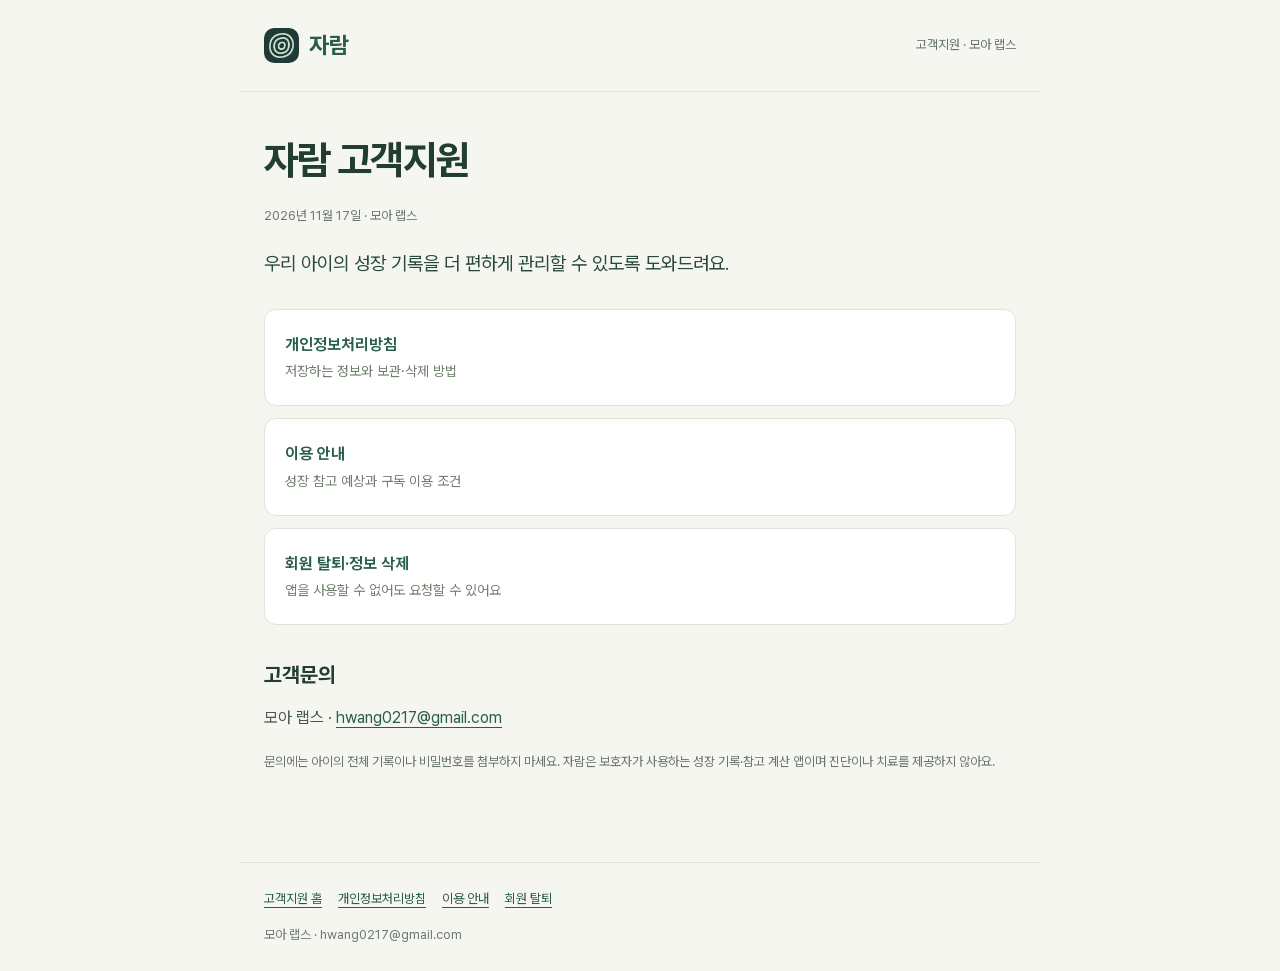
<file: support/index.html>
<!doctype html><html lang="ko"><head><meta charset="utf-8"><meta name="viewport" content="width=device-width,initial-scale=1"><meta name="theme-color" content="#203b36"><meta name="description" content="자람 고객지원 · 모아 랩스. 개인정보처리방침, 이용 안내와 회원 탈퇴 방법을 확인하세요."><title>자람 고객지원 · 모아 랩스</title><link rel="icon" href="app-icon.png"><link rel="stylesheet" href="support.css"></head><body><header><a class="brand" href="index.html"><img src="app-icon.png" alt="">자람</a><span>고객지원 · 모아 랩스</span></header><main><h1>자람 고객지원</h1><p class="meta">2026년 11월 17일 · 모아 랩스</p><p class="legal-lead">우리 아이의 성장 기록을 더 편하게 관리할 수 있도록 도와드려요.</p><div class="links"><a href="privacy.html">개인정보처리방침<small>저장하는 정보와 보관·삭제 방법</small></a><a href="terms.html">이용 안내<small>성장 참고 예상과 구독 이용 조건</small></a><a href="delete-account.html">회원 탈퇴·정보 삭제<small>앱을 사용할 수 없어도 요청할 수 있어요</small></a></div><h2>고객문의</h2><p>모아 랩스 · <a class="support-email" href="mailto:hwang0217@gmail.com">hwang0217@gmail.com</a></p><p class="meta">문의에는 아이의 전체 기록이나 비밀번호를 첨부하지 마세요. 자람은 보호자가 사용하는 성장 기록·참고 계산 앱이며 진단이나 치료를 제공하지 않아요.</p></main><footer><nav aria-label="고객지원"><a href="index.html">고객지원 홈</a><a href="privacy.html">개인정보처리방침</a><a href="terms.html">이용 안내</a><a href="delete-account.html">회원 탈퇴</a></nav>모아 랩스 · hwang0217@gmail.com</footer></body></html>
</file>
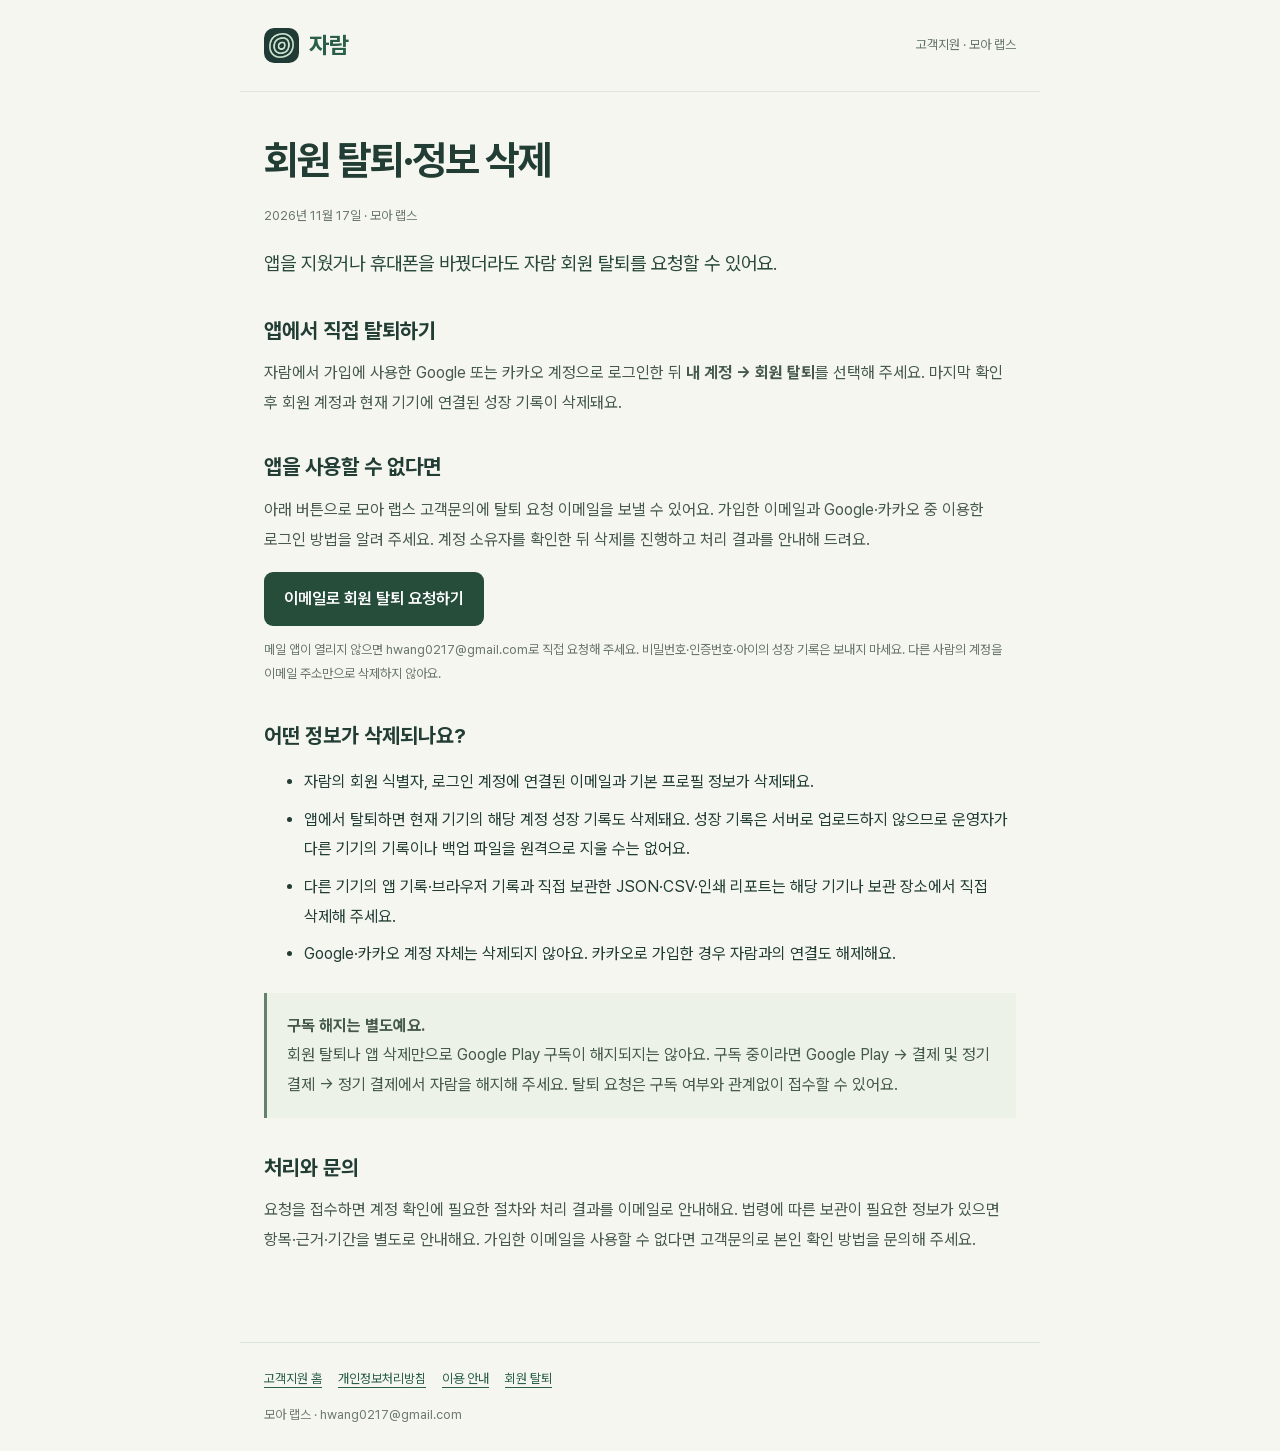
<file: support/delete-account.html>
<!doctype html><html lang="ko"><head><meta charset="utf-8"><meta name="viewport" content="width=device-width,initial-scale=1"><meta name="theme-color" content="#203b36"><meta name="description" content="자람 고객지원 · 모아 랩스. 개인정보처리방침, 이용 안내와 회원 탈퇴 방법을 확인하세요."><title>회원 탈퇴·정보 삭제 · 모아 랩스</title><link rel="icon" href="app-icon.png"><link rel="stylesheet" href="support.css"></head><body><header><a class="brand" href="index.html"><img src="app-icon.png" alt="">자람</a><span>고객지원 · 모아 랩스</span></header><main><h1>회원 탈퇴·정보 삭제</h1><p class="meta">2026년 11월 17일 · 모아 랩스</p><p class="legal-lead">앱을 지웠거나 휴대폰을 바꿨더라도 자람 회원 탈퇴를 요청할 수 있어요.</p><h2>앱에서 직접 탈퇴하기</h2><p>자람에서 가입에 사용한 Google 또는 카카오 계정으로 로그인한 뒤 <b>내 계정 → 회원 탈퇴</b>를 선택해 주세요. 마지막 확인 후 회원 계정과 현재 기기에 연결된 성장 기록이 삭제돼요.</p><h2>앱을 사용할 수 없다면</h2><p>아래 버튼으로 모아 랩스 고객문의에 탈퇴 요청 이메일을 보낼 수 있어요. 가입한 이메일과 Google·카카오 중 이용한 로그인 방법을 알려 주세요. 계정 소유자를 확인한 뒤 삭제를 진행하고 처리 결과를 안내해 드려요.</p><a class="request" href="mailto:hwang0217@gmail.com?subject=%5B%EC%9E%90%EB%9E%8C%5D%20%ED%9A%8C%EC%9B%90%20%ED%83%88%ED%87%B4%20%EC%9A%94%EC%B2%AD&body=%EC%9E%90%EB%9E%8C%20%ED%9A%8C%EC%9B%90%20%ED%83%88%ED%87%B4%EB%A5%BC%20%EC%9A%94%EC%B2%AD%ED%95%A9%EB%8B%88%EB%8B%A4.%0A%0A%EA%B0%80%EC%9E%85%ED%95%9C%20%EC%9D%B4%EB%A9%94%EC%9D%BC%3A%20%0A%EB%A1%9C%EA%B7%B8%EC%9D%B8%20%EB%B0%A9%EB%B2%95(Google%2F%EC%B9%B4%EC%B9%B4%EC%98%A4)%3A%20%0A%0A%EC%95%84%EC%9D%B4%EC%9D%98%20%EC%83%9D%EC%9D%BC%C2%B7%ED%82%A4%C2%B7%EC%B2%B4%EC%A4%91%EC%9D%B4%EB%82%98%20%EB%B9%84%EB%B0%80%EB%B2%88%ED%98%B8%EB%8A%94%20%EB%B3%B4%EB%82%B4%EC%A7%80%20%EC%95%8A%EC%8A%B5%EB%8B%88%EB%8B%A4.">이메일로 회원 탈퇴 요청하기</a><p class="meta">메일 앱이 열리지 않으면 <span class="support-email">hwang0217@gmail.com</span>로 직접 요청해 주세요. 비밀번호·인증번호·아이의 성장 기록은 보내지 마세요. 다른 사람의 계정을 이메일 주소만으로 삭제하지 않아요.</p><h2>어떤 정보가 삭제되나요?</h2><ul><li>자람의 회원 식별자, 로그인 계정에 연결된 이메일과 기본 프로필 정보가 삭제돼요.</li><li>앱에서 탈퇴하면 현재 기기의 해당 계정 성장 기록도 삭제돼요. 성장 기록은 서버로 업로드하지 않으므로 운영자가 다른 기기의 기록이나 백업 파일을 원격으로 지울 수는 없어요.</li><li>다른 기기의 앱 기록·브라우저 기록과 직접 보관한 JSON·CSV·인쇄 리포트는 해당 기기나 보관 장소에서 직접 삭제해 주세요.</li><li>Google·카카오 계정 자체는 삭제되지 않아요. 카카오로 가입한 경우 자람과의 연결도 해제해요.</li></ul><div class="notice"><p><b>구독 해지는 별도예요.</b><br>회원 탈퇴나 앱 삭제만으로 Google Play 구독이 해지되지는 않아요. 구독 중이라면 Google Play → 결제 및 정기 결제 → 정기 결제에서 자람을 해지해 주세요. 탈퇴 요청은 구독 여부와 관계없이 접수할 수 있어요.</p></div><h2>처리와 문의</h2><p>요청을 접수하면 계정 확인에 필요한 절차와 처리 결과를 이메일로 안내해요. 법령에 따른 보관이 필요한 정보가 있으면 항목·근거·기간을 별도로 안내해요. 가입한 이메일을 사용할 수 없다면 고객문의로 본인 확인 방법을 문의해 주세요.</p></main><footer><nav aria-label="고객지원"><a href="index.html">고객지원 홈</a><a href="privacy.html">개인정보처리방침</a><a href="terms.html">이용 안내</a><a href="delete-account.html">회원 탈퇴</a></nav>모아 랩스 · hwang0217@gmail.com</footer></body></html>
</file>
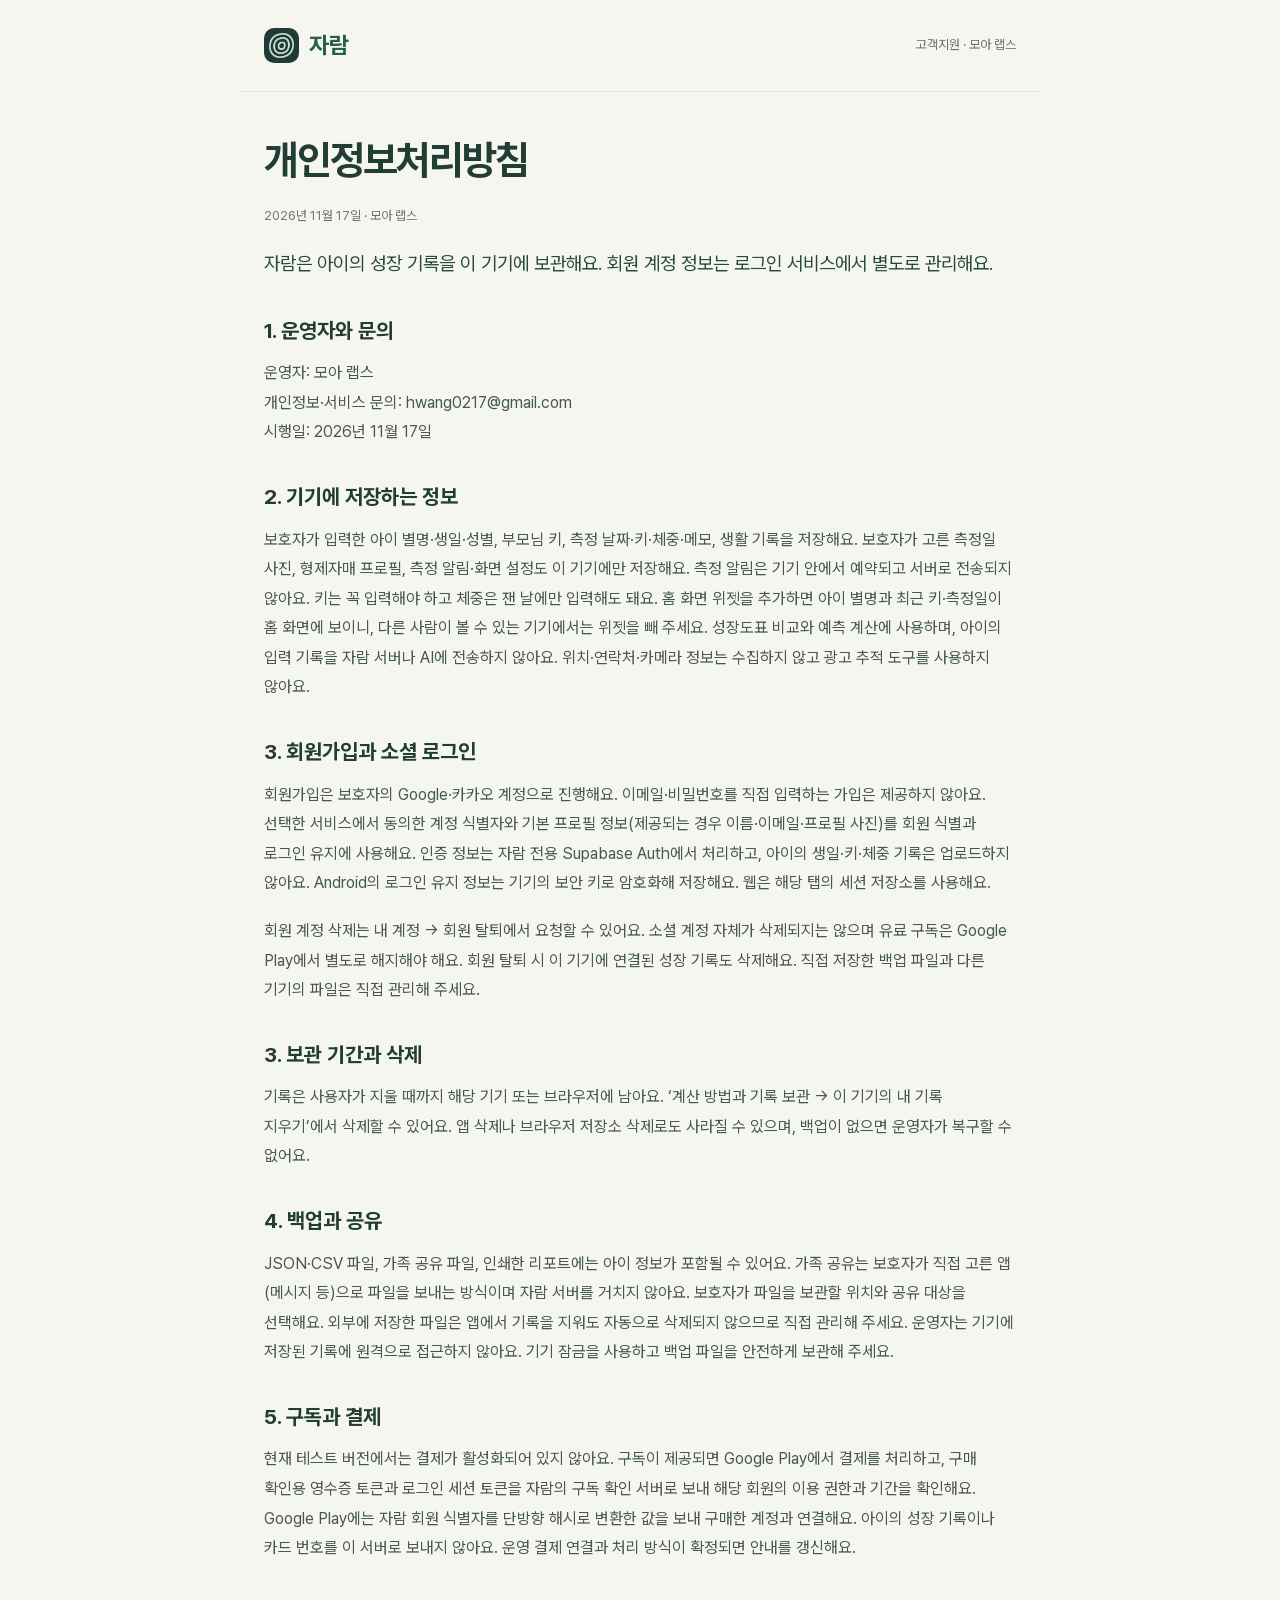
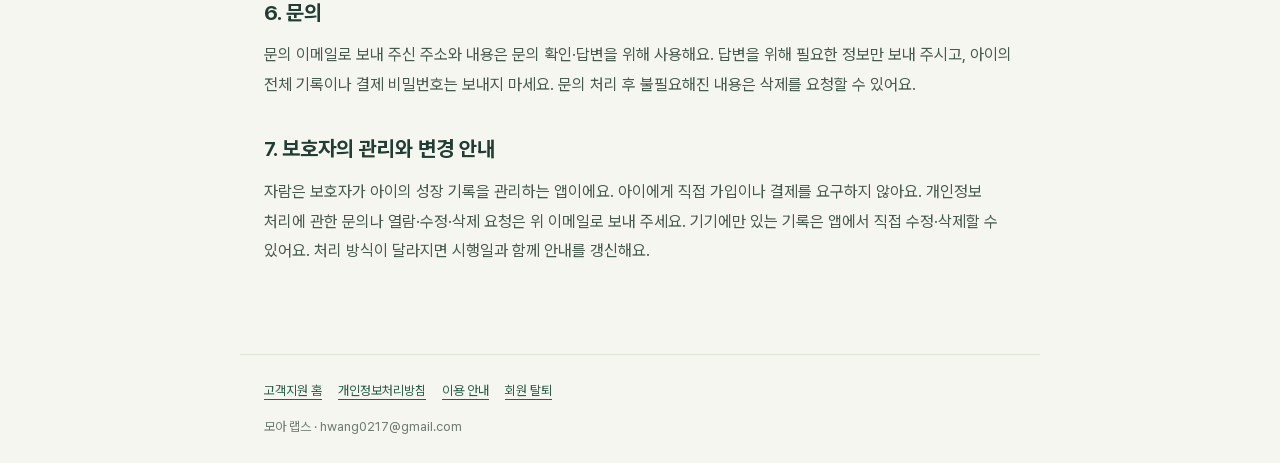
<file: support/privacy.html>
<!doctype html><html lang="ko"><head><meta charset="utf-8"><meta name="viewport" content="width=device-width,initial-scale=1"><meta name="theme-color" content="#203b36"><meta name="description" content="자람 고객지원 · 모아 랩스. 개인정보처리방침, 이용 안내와 회원 탈퇴 방법을 확인하세요."><title>개인정보처리방침 · 모아 랩스</title><link rel="icon" href="app-icon.png"><link rel="stylesheet" href="support.css"></head><body><header><a class="brand" href="index.html"><img src="app-icon.png" alt="">자람</a><span>고객지원 · 모아 랩스</span></header><main><h1>개인정보처리방침</h1><p class="meta">2026년 11월 17일 · 모아 랩스</p><p class="legal-lead">자람은 아이의 성장 기록을 이 기기에 보관해요. 회원 계정 정보는 로그인 서비스에서 별도로 관리해요.</p>
 <h2>1. 운영자와 문의</h2><p>운영자: 모아 랩스<br>개인정보·서비스 문의: <span class="support-email">hwang0217@gmail.com</span><br>시행일: 2026년 11월 17일</p>
 <h2>2. 기기에 저장하는 정보</h2><p>보호자가 입력한 아이 별명·생일·성별, 부모님 키, 측정 날짜·키·체중·메모, 생활 기록을 저장해요. 보호자가 고른 측정일 사진, 형제자매 프로필, 측정 알림·화면 설정도 이 기기에만 저장해요. 측정 알림은 기기 안에서 예약되고 서버로 전송되지 않아요. 키는 꼭 입력해야 하고 체중은 잰 날에만 입력해도 돼요. 홈 화면 위젯을 추가하면 아이 별명과 최근 키·측정일이 홈 화면에 보이니, 다른 사람이 볼 수 있는 기기에서는 위젯을 빼 주세요. 성장도표 비교와 예측 계산에 사용하며, 아이의 입력 기록을 자람 서버나 AI에 전송하지 않아요. 위치·연락처·카메라 정보는 수집하지 않고 광고 추적 도구를 사용하지 않아요.</p>
 <h2>3. 회원가입과 소셜 로그인</h2><p>회원가입은 보호자의 Google·카카오 계정으로 진행해요. 이메일·비밀번호를 직접 입력하는 가입은 제공하지 않아요. 선택한 서비스에서 동의한 계정 식별자와 기본 프로필 정보(제공되는 경우 이름·이메일·프로필 사진)를 회원 식별과 로그인 유지에 사용해요. 인증 정보는 자람 전용 Supabase Auth에서 처리하고, 아이의 생일·키·체중 기록은 업로드하지 않아요. Android의 로그인 유지 정보는 기기의 보안 키로 암호화해 저장해요. 웹은 해당 탭의 세션 저장소를 사용해요.</p><p>회원 계정 삭제는 내 계정 → 회원 탈퇴에서 요청할 수 있어요. 소셜 계정 자체가 삭제되지는 않으며 유료 구독은 Google Play에서 별도로 해지해야 해요. 회원 탈퇴 시 이 기기에 연결된 성장 기록도 삭제해요. 직접 저장한 백업 파일과 다른 기기의 파일은 직접 관리해 주세요.</p><h2>3. 보관 기간과 삭제</h2><p>기록은 사용자가 지울 때까지 해당 기기 또는 브라우저에 남아요. ‘계산 방법과 기록 보관 → 이 기기의 내 기록 지우기’에서 삭제할 수 있어요. 앱 삭제나 브라우저 저장소 삭제로도 사라질 수 있으며, 백업이 없으면 운영자가 복구할 수 없어요.</p>
 <h2>4. 백업과 공유</h2><p>JSON·CSV 파일, 가족 공유 파일, 인쇄한 리포트에는 아이 정보가 포함될 수 있어요. 가족 공유는 보호자가 직접 고른 앱(메시지 등)으로 파일을 보내는 방식이며 자람 서버를 거치지 않아요. 보호자가 파일을 보관할 위치와 공유 대상을 선택해요. 외부에 저장한 파일은 앱에서 기록을 지워도 자동으로 삭제되지 않으므로 직접 관리해 주세요. 운영자는 기기에 저장된 기록에 원격으로 접근하지 않아요. 기기 잠금을 사용하고 백업 파일을 안전하게 보관해 주세요.</p>
 <h2>5. 구독과 결제</h2><p>현재 테스트 버전에서는 결제가 활성화되어 있지 않아요. 구독이 제공되면 Google Play에서 결제를 처리하고, 구매 확인용 영수증 토큰과 로그인 세션 토큰을 자람의 구독 확인 서버로 보내 해당 회원의 이용 권한과 기간을 확인해요. Google Play에는 자람 회원 식별자를 단방향 해시로 변환한 값을 보내 구매한 계정과 연결해요. 아이의 성장 기록이나 카드 번호를 이 서버로 보내지 않아요. 운영 결제 연결과 처리 방식이 확정되면 안내를 갱신해요.</p>
 <h2>6. 문의</h2><p>문의 이메일로 보내 주신 주소와 내용은 문의 확인·답변을 위해 사용해요. 답변을 위해 필요한 정보만 보내 주시고, 아이의 전체 기록이나 결제 비밀번호는 보내지 마세요. 문의 처리 후 불필요해진 내용은 삭제를 요청할 수 있어요.</p>
 <h2>7. 보호자의 관리와 변경 안내</h2><p>자람은 보호자가 아이의 성장 기록을 관리하는 앱이에요. 아이에게 직접 가입이나 결제를 요구하지 않아요. 개인정보 처리에 관한 문의나 열람·수정·삭제 요청은 위 이메일로 보내 주세요. 기기에만 있는 기록은 앱에서 직접 수정·삭제할 수 있어요. 처리 방식이 달라지면 시행일과 함께 안내를 갱신해요.</p></main><footer><nav aria-label="고객지원"><a href="index.html">고객지원 홈</a><a href="privacy.html">개인정보처리방침</a><a href="terms.html">이용 안내</a><a href="delete-account.html">회원 탈퇴</a></nav>모아 랩스 · hwang0217@gmail.com</footer></body></html>
</file>
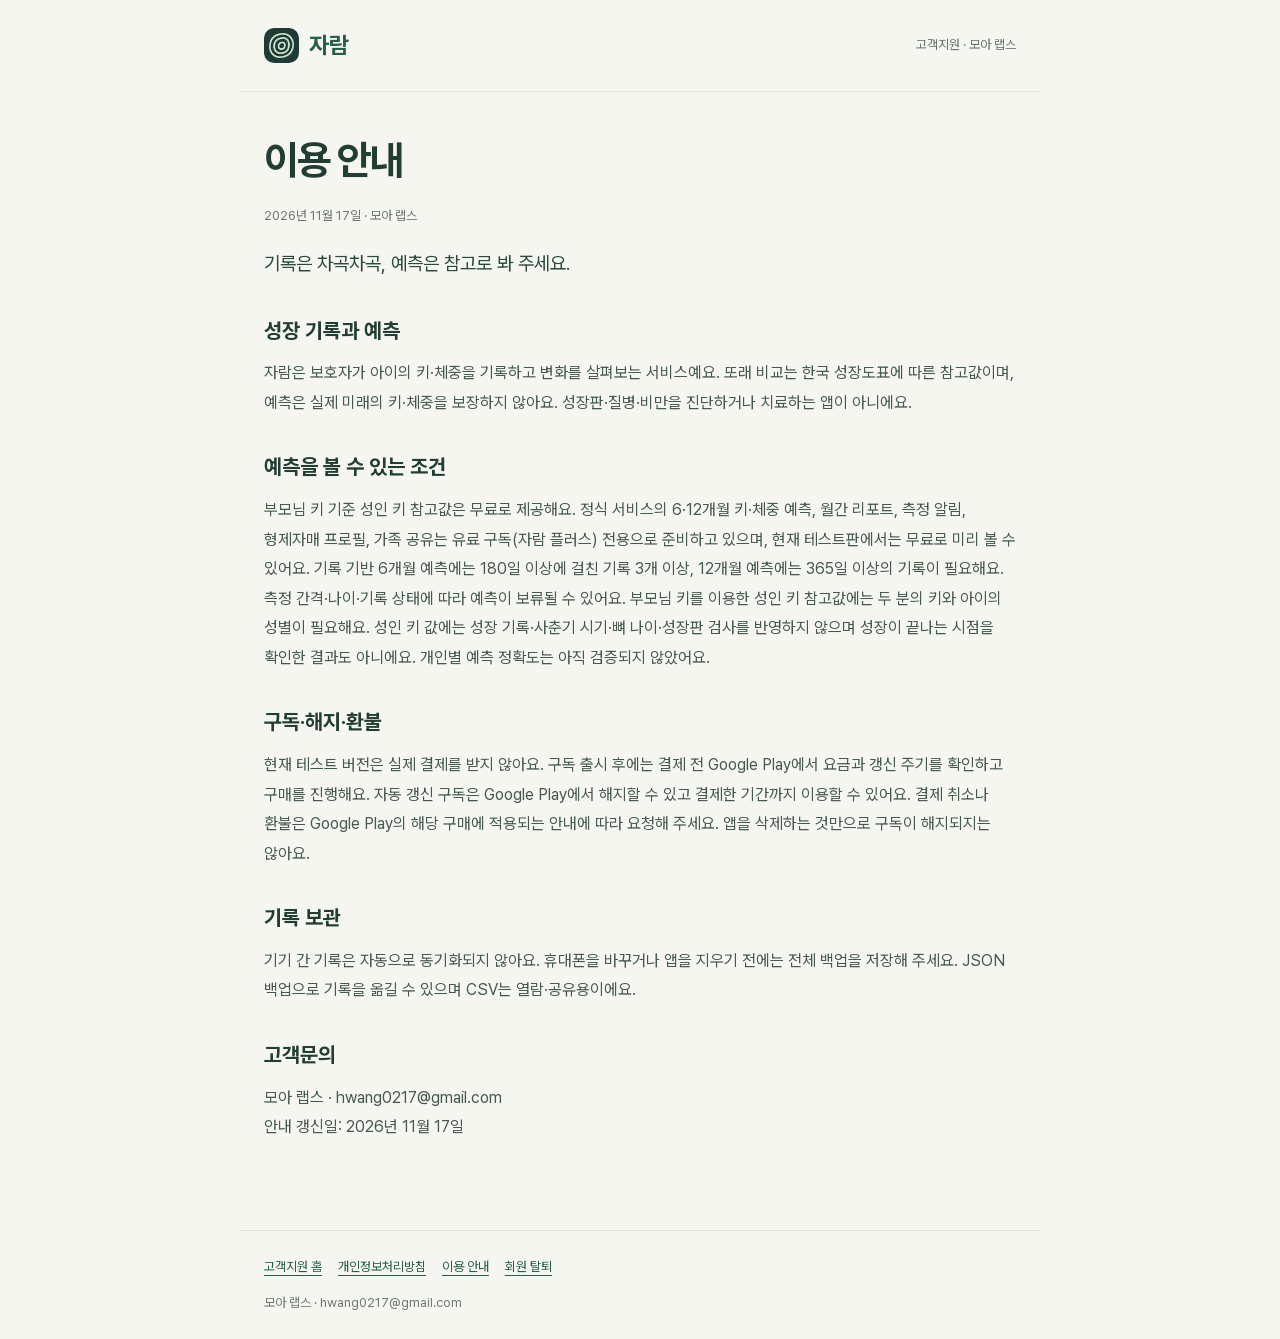
<file: support/terms.html>
<!doctype html><html lang="ko"><head><meta charset="utf-8"><meta name="viewport" content="width=device-width,initial-scale=1"><meta name="theme-color" content="#203b36"><meta name="description" content="자람 고객지원 · 모아 랩스. 개인정보처리방침, 이용 안내와 회원 탈퇴 방법을 확인하세요."><title>이용 안내 · 모아 랩스</title><link rel="icon" href="app-icon.png"><link rel="stylesheet" href="support.css"></head><body><header><a class="brand" href="index.html"><img src="app-icon.png" alt="">자람</a><span>고객지원 · 모아 랩스</span></header><main><h1>이용 안내</h1><p class="meta">2026년 11월 17일 · 모아 랩스</p><p class="legal-lead">기록은 차곡차곡, 예측은 참고로 봐 주세요.</p><h2>성장 기록과 예측</h2><p>자람은 보호자가 아이의 키·체중을 기록하고 변화를 살펴보는 서비스예요. 또래 비교는 한국 성장도표에 따른 참고값이며, 예측은 실제 미래의 키·체중을 보장하지 않아요. 성장판·질병·비만을 진단하거나 치료하는 앱이 아니에요.</p><h2>예측을 볼 수 있는 조건</h2><p>부모님 키 기준 성인 키 참고값은 무료로 제공해요. 정식 서비스의 6·12개월 키·체중 예측, 월간 리포트, 측정 알림, 형제자매 프로필, 가족 공유는 유료 구독(자람 플러스) 전용으로 준비하고 있으며, 현재 테스트판에서는 무료로 미리 볼 수 있어요. 기록 기반 6개월 예측에는 180일 이상에 걸친 기록 3개 이상, 12개월 예측에는 365일 이상의 기록이 필요해요. 측정 간격·나이·기록 상태에 따라 예측이 보류될 수 있어요. 부모님 키를 이용한 성인 키 참고값에는 두 분의 키와 아이의 성별이 필요해요. 성인 키 값에는 성장 기록·사춘기 시기·뼈 나이·성장판 검사를 반영하지 않으며 성장이 끝나는 시점을 확인한 결과도 아니에요. 개인별 예측 정확도는 아직 검증되지 않았어요.</p><h2>구독·해지·환불</h2><p>현재 테스트 버전은 실제 결제를 받지 않아요. 구독 출시 후에는 결제 전 Google Play에서 요금과 갱신 주기를 확인하고 구매를 진행해요. 자동 갱신 구독은 Google Play에서 해지할 수 있고 결제한 기간까지 이용할 수 있어요. 결제 취소나 환불은 Google Play의 해당 구매에 적용되는 안내에 따라 요청해 주세요. 앱을 삭제하는 것만으로 구독이 해지되지는 않아요.</p><h2>기록 보관</h2><p>기기 간 기록은 자동으로 동기화되지 않아요. 휴대폰을 바꾸거나 앱을 지우기 전에는 전체 백업을 저장해 주세요. JSON 백업으로 기록을 옮길 수 있으며 CSV는 열람·공유용이에요.</p><h2>고객문의</h2><p>모아 랩스 · <span class="support-email">hwang0217@gmail.com</span><br>안내 갱신일: 2026년 11월 17일</p></main><footer><nav aria-label="고객지원"><a href="index.html">고객지원 홈</a><a href="privacy.html">개인정보처리방침</a><a href="terms.html">이용 안내</a><a href="delete-account.html">회원 탈퇴</a></nav>모아 랩스 · hwang0217@gmail.com</footer></body></html>
</file>
<file: support/support.css>
@font-face{font-family:Pretendard;src:url('fonts/PretendardVariable.woff2') format('woff2');font-weight:100 900;font-display:swap}*{box-sizing:border-box}body{margin:0;background:#f6f6f1;color:#213d34;font:16px/1.85 Pretendard,sans-serif;word-break:keep-all}header,main,footer{max-width:800px;margin:auto;padding:24px}header{display:flex;align-items:center;justify-content:space-between;gap:20px;border-bottom:1px solid #dfe5db}.brand{display:flex;gap:10px;align-items:center;text-decoration:none;font-size:23px;font-weight:700}.brand img{width:35px;height:35px;border-radius:10px}header>span{font-size:13px;color:#66756b}main{padding-top:42px;padding-bottom:70px}h1{font-size:clamp(28px,6vw,40px);line-height:1.3;letter-spacing:-.05em;margin:0 0 18px}h2{font-size:21px;line-height:1.5;margin:34px 0 12px}p{margin:12px 0 18px;color:#46594d}.legal-lead{font-size:19px;color:#294a3a}a{color:#295f49;text-underline-offset:4px}.meta{font-size:13px;color:#6a776d}.links{display:grid;gap:12px;margin-top:28px}.links a{display:block;text-decoration:none;border:1px solid #dde4d8;background:#fff;border-radius:12px;padding:20px;font-weight:650}.links small{display:block;color:#72806f;font-weight:400;font-size:14px}.request{display:block;width:fit-content;padding:12px 20px;background:#264d3a;border-radius:9px;color:white;text-decoration:none;font-weight:600}.notice{padding:18px 20px;border-left:3px solid #64816b;background:#edf2e8;margin:24px 0}.notice p{margin:0}.support-email{overflow-wrap:anywhere;user-select:all}footer{border-top:1px solid #dde4d8;color:#6d7a70;font-size:13px}footer nav{display:flex;flex-wrap:wrap;gap:16px;margin-bottom:12px}li{margin-bottom:8px}a:focus-visible{outline:3px solid #9daf91;outline-offset:5px}@media(max-width:450px){header,main,footer{padding-left:22px;padding-right:22px}main{padding-top:34px}header>span{font-size:12px}}
</file>
